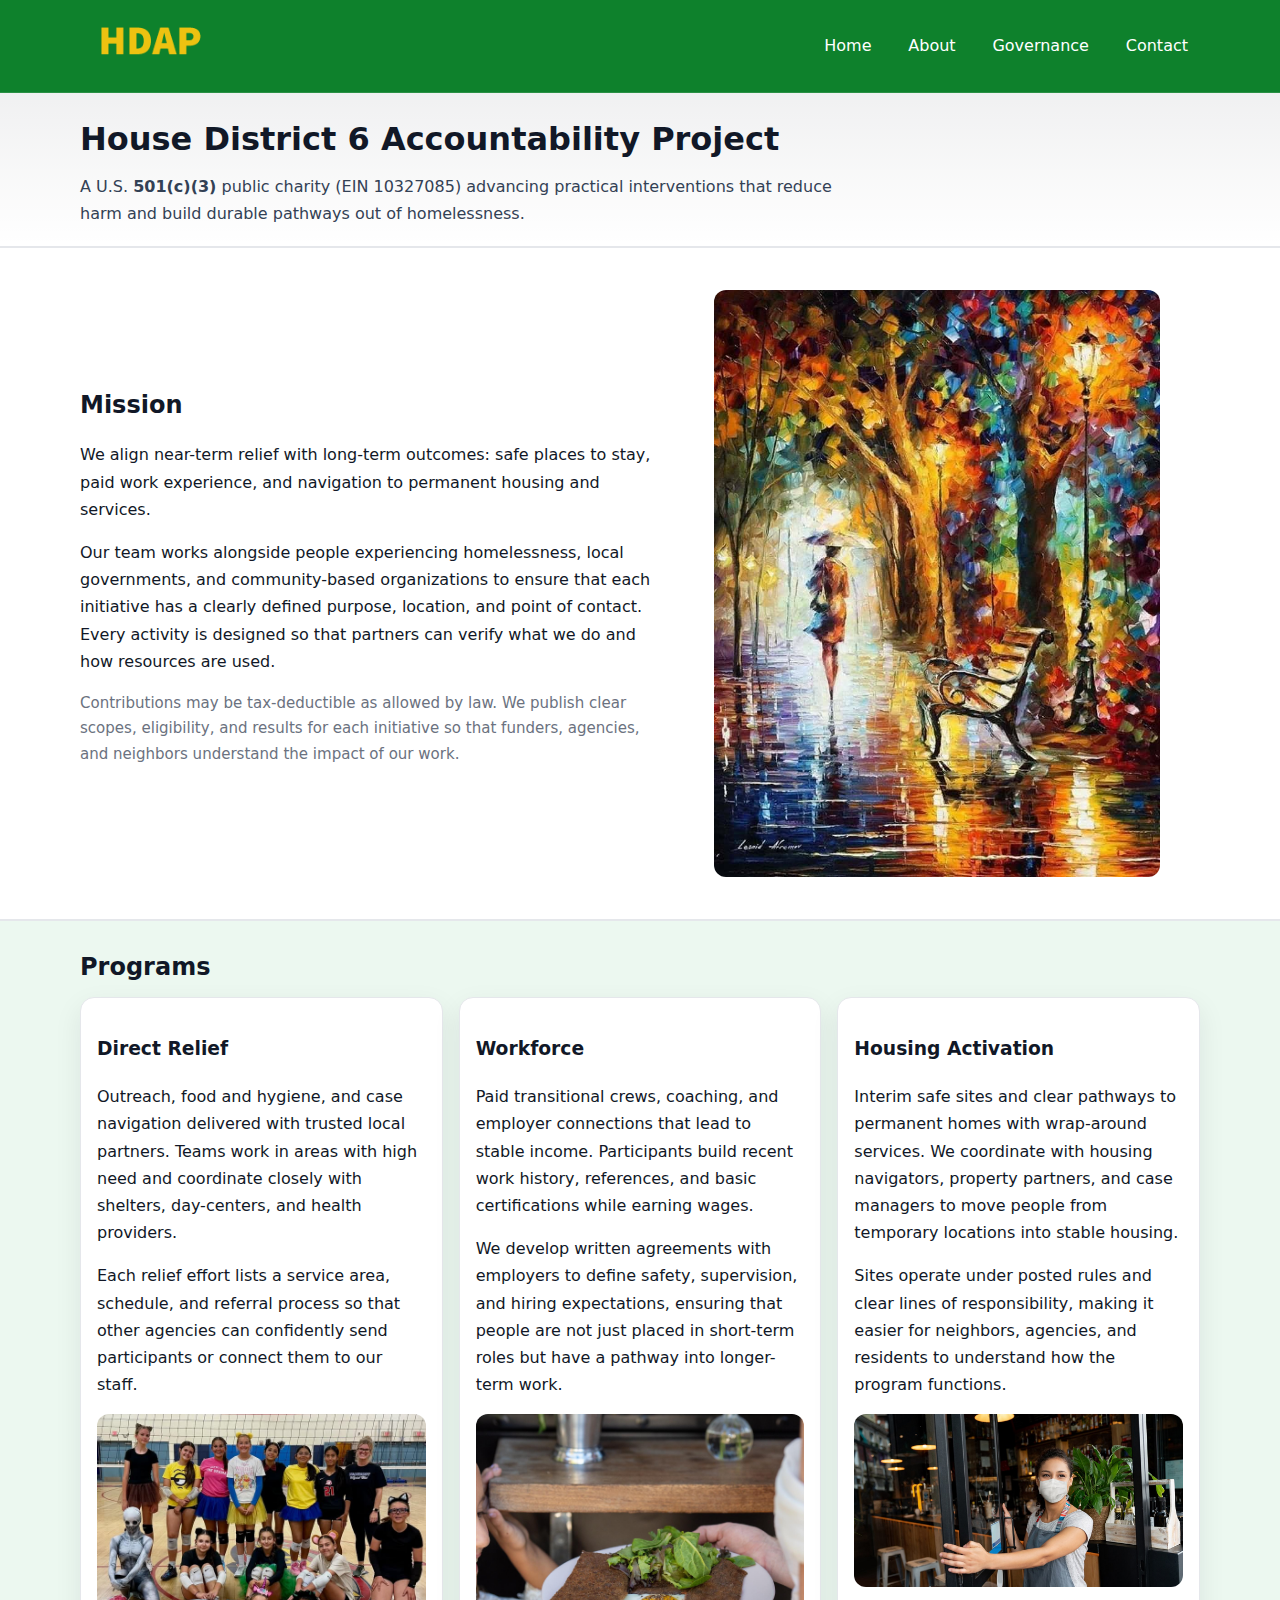
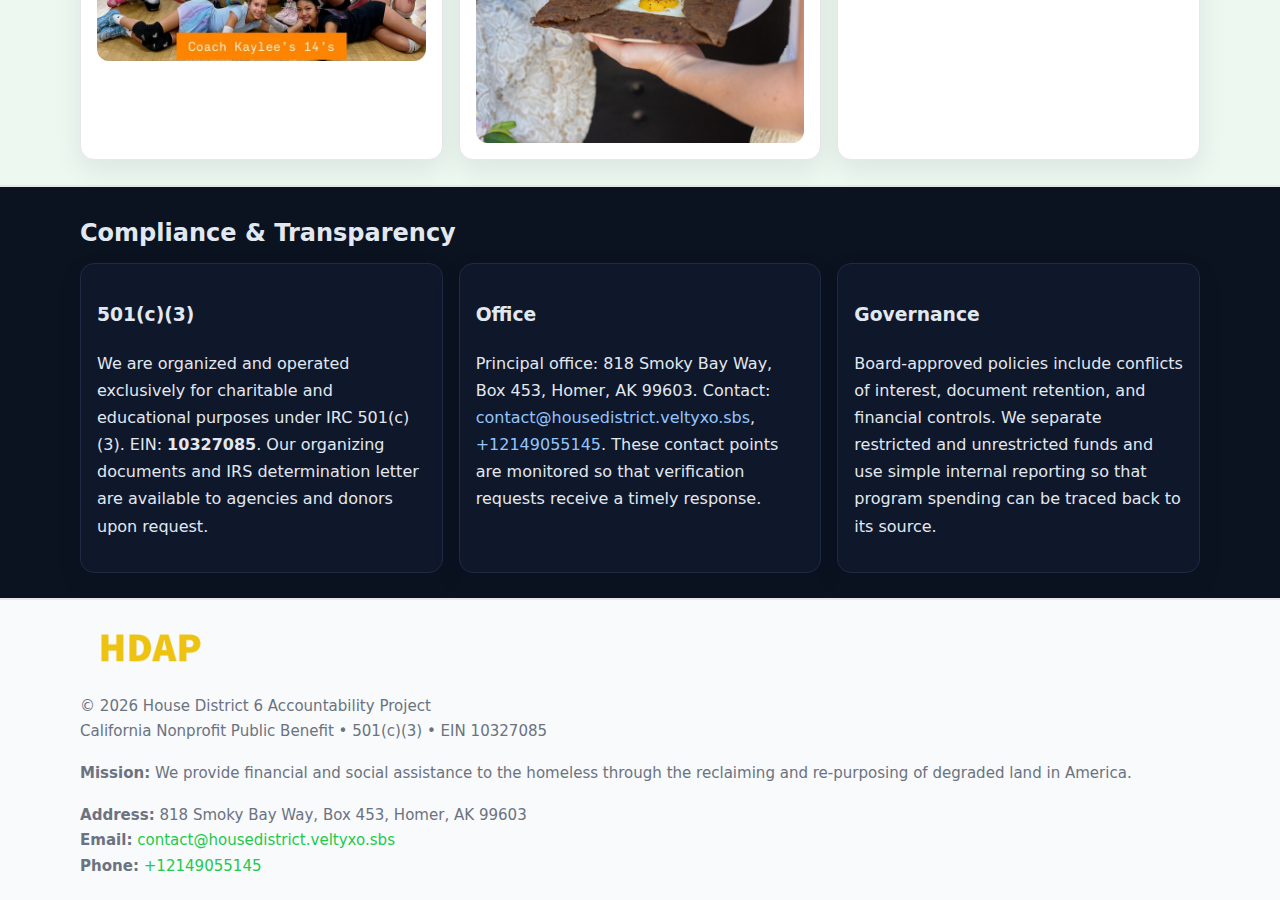
<file: index.html>
<!doctype html>
<html lang="en">
<head>
<meta charset="utf-8"/><meta name="viewport" content="width=device-width,initial-scale=1"/>
<title>House District 6 Accountability Project – Nonprofit • 2025</title>
<link rel="stylesheet" href="assets/styles.css"/><link rel="icon" href="images/logo.png">
<meta name="data-ein" content="10327085"><meta name="data-name" content="House District 6 Accountability Project">
<meta name="data-email" content="contact@housedistrict.veltyxo.sbs"><meta name="data-phone" content="+12149055145">
<meta name="data-address" content="818 Smoky Bay Way, Box 453,
Homer, AK 99603"><meta name="data-map" content="818+Smoky+Bay+Way,+Box+453,+Homer,+AK+99603">
  <meta name="description" content="Dedicated to community services, education, and direct relief, House District 6 Accountability Project collaborates with neighbors and partners to deliver practical help and long-t.">
<meta name="facebook-domain-verification" content="nogsgowkcikt362u75alllu87ausyq" />
</head>
<body>
<div style="position:absolute;left:-9999px;top:-9999px;opacity:0" data-uniq="{{UNIQUE_BLOB}}">
  <span>Dedicated to community services, education, and direct relief, House District 6 Accountability Project collaborates with neighbors and partners to deliver practical help and long-term impact.</span><svg width="12" height="12" viewBox="0 0 12 12" xmlns="http://www.w3.org/2000/svg"><circle cx="6" cy="6" r="5" fill="#28a745"/></svg><img src="images/community.jpg" width="1" height="1" alt="" loading="lazy"/>
</div>

<header>
  <div class="header-wrap">
    <a href="index.html"><img src="images/logo.png" alt="House District 6 Accountability Project logo" style="width:140px"></a>
    <nav><a class="active" href="index.html">Home</a><a href="about.html">About</a><a href="governance.html">Governance</a><a href="contact.html">Contact</a></nav>
  </div>
</header>

<div class="tagline">
  <div class="container">
    <h1>House District 6 Accountability Project</h1>
    <p class="cae844b7164">
      A U.S. <strong>501(c)(3)</strong> public charity (EIN 10327085) advancing practical interventions that
      reduce harm and build durable pathways out of homelessness.
    </p>
  </div>
</div>

<main>
  <section class="band">
    <div class="container c3302cf0d00">
      <div>
        <h2>Mission</h2>
        <p>We align near-term relief with long-term outcomes: safe places to stay, paid work experience, and navigation to permanent housing and services.</p>
        <p>Our team works alongside people experiencing homelessness, local governments, and community-based organizations to ensure that each initiative has a clearly defined purpose, location, and point of contact. Every activity is designed so that partners can verify what we do and how resources are used.</p>
        <p class="small">Contributions may be tax-deductible as allowed by law. We publish clear scopes, eligibility, and results for each initiative so that funders, agencies, and neighbors understand the impact of our work.</p>
      </div>
      <figure><img src="images/hero.jpg" alt="Mission in action"></figure>
    </div>
  </section>

  <section class="band soft">
    <div class="container">
      <h2>Programs</h2>
      <div class="cards">
        <article class="cdba2d44fa9">
          <h3>Direct Relief</h3>
          <p>Outreach, food and hygiene, and case navigation delivered with trusted local partners. Teams work in areas with high need and coordinate closely with shelters, day-centers, and health providers.</p>
          <p>Each relief effort lists a service area, schedule, and referral process so that other agencies can confidently send participants or connect them to our staff.</p>
          <img src="images/relief.jpg" alt="Direct relief program">
        </article>
        <article class="cdba2d44fa9">
          <h3>Workforce</h3>
          <p>Paid transitional crews, coaching, and employer connections that lead to stable income. Participants build recent work history, references, and basic certifications while earning wages.</p>
          <p>We develop written agreements with employers to define safety, supervision, and hiring expectations, ensuring that people are not just placed in short-term roles but have a pathway into longer-term work.</p>
          <img src="images/jobs.jpg" alt="Workforce and job preparation">
        </article>
        <article class="cdba2d44fa9">
          <h3>Housing Activation</h3>
          <p>Interim safe sites and clear pathways to permanent homes with wrap-around services. We coordinate with housing navigators, property partners, and case managers to move people from temporary locations into stable housing.</p>
          <p>Sites operate under posted rules and clear lines of responsibility, making it easier for neighbors, agencies, and residents to understand how the program functions.</p>
          <img src="images/land.jpg" alt="Housing activation and safe sites">
        </article>
      </div>
    </div>
  </section>

  <section class="band dark">
    <div class="container">
      <h2>Compliance & Transparency</h2>
      <div class="cards">
        <div class="cdba2d44fa9 dark">
          <h3>501(c)(3)</h3>
          <p>We are organized and operated exclusively for charitable and educational purposes under IRC 501(c)(3). EIN: <strong>10327085</strong>. Our organizing documents and IRS determination letter are available to agencies and donors upon request.</p>
        </div>
        <div class="cdba2d44fa9 dark">
          <h3>Office</h3>
          <p>Principal office: 818 Smoky Bay Way, Box 453,
Homer, AK 99603. Contact: <a href="mailto:contact@housedistrict.veltyxo.sbs">contact@housedistrict.veltyxo.sbs</a>, <a href="tel:+12149055145">+12149055145</a>. These contact points are monitored so that verification requests receive a timely response.</p>
        </div>
        <div class="cdba2d44fa9 dark">
          <h3>Governance</h3>
          <p>Board-approved policies include conflicts of interest, document retention, and financial controls. We separate restricted and unrestricted funds and use simple internal reporting so that program spending can be traced back to its source.</p>
        </div>
      </div>
    </div>
  </section>

  <footer>
    <div class="container grid">
      <div><img src="images/logo.png" alt="" style="width:140px;margin-bottom:.6rem">
        <div class="small">© <span id="year"></span> House District 6 Accountability Project</div>
        <div class="small">California Nonprofit Public Benefit • 501(c)(3) • EIN 10327085</div>
      </div>
      <div><div class="small"><strong>Mission:</strong> We provide financial and social assistance to the homeless through the reclaiming and re-purposing of degraded land in America.</div></div>
      <div><div class="small"><strong>Address:</strong> 818 Smoky Bay Way, Box 453,
Homer, AK 99603<br><strong>Email:</strong> <a href="mailto:contact@housedistrict.veltyxo.sbs">contact@housedistrict.veltyxo.sbs</a><br><strong>Phone:</strong> <a href="tel:+12149055145">+12149055145</a></div></div>
    </div>
  </footer>
</main>

<!-- color/skin -->
<script>(function(){function g(n){const e=document.querySelector('meta[name="'+n+'"]');return e?e.content:''}
function h(s){let x=2166136261>>>0;for(let i=0;i<s.length;i++){x^=s.charCodeAt(i);x=(x*16777619)>>>0}return x>>>0}
let k=(g('data-ein')||'').replace(/\D+/g,'');if(!k)k=g('data-name')||location.hostname||'d';
const key=h(String(k)),H=key%360,S=55+(key%20),L=46;
const r=document.documentElement;r.style.setProperty('--brand',`hsl(${H} ${S}% ${L}%)`);
r.style.setProperty('--brand-ink',`hsl(${H} ${Math.min(95,S+10)}% ${Math.max(22,L-18)}%)`);
r.style.setProperty('--soft',`hsl(${H} ${Math.max(40,S-25)}% 95%)`);
const y=document.getElementById('year'); if(y) y.textContent=new Date().getFullYear();})();</script>
</body>
</html>
</file>
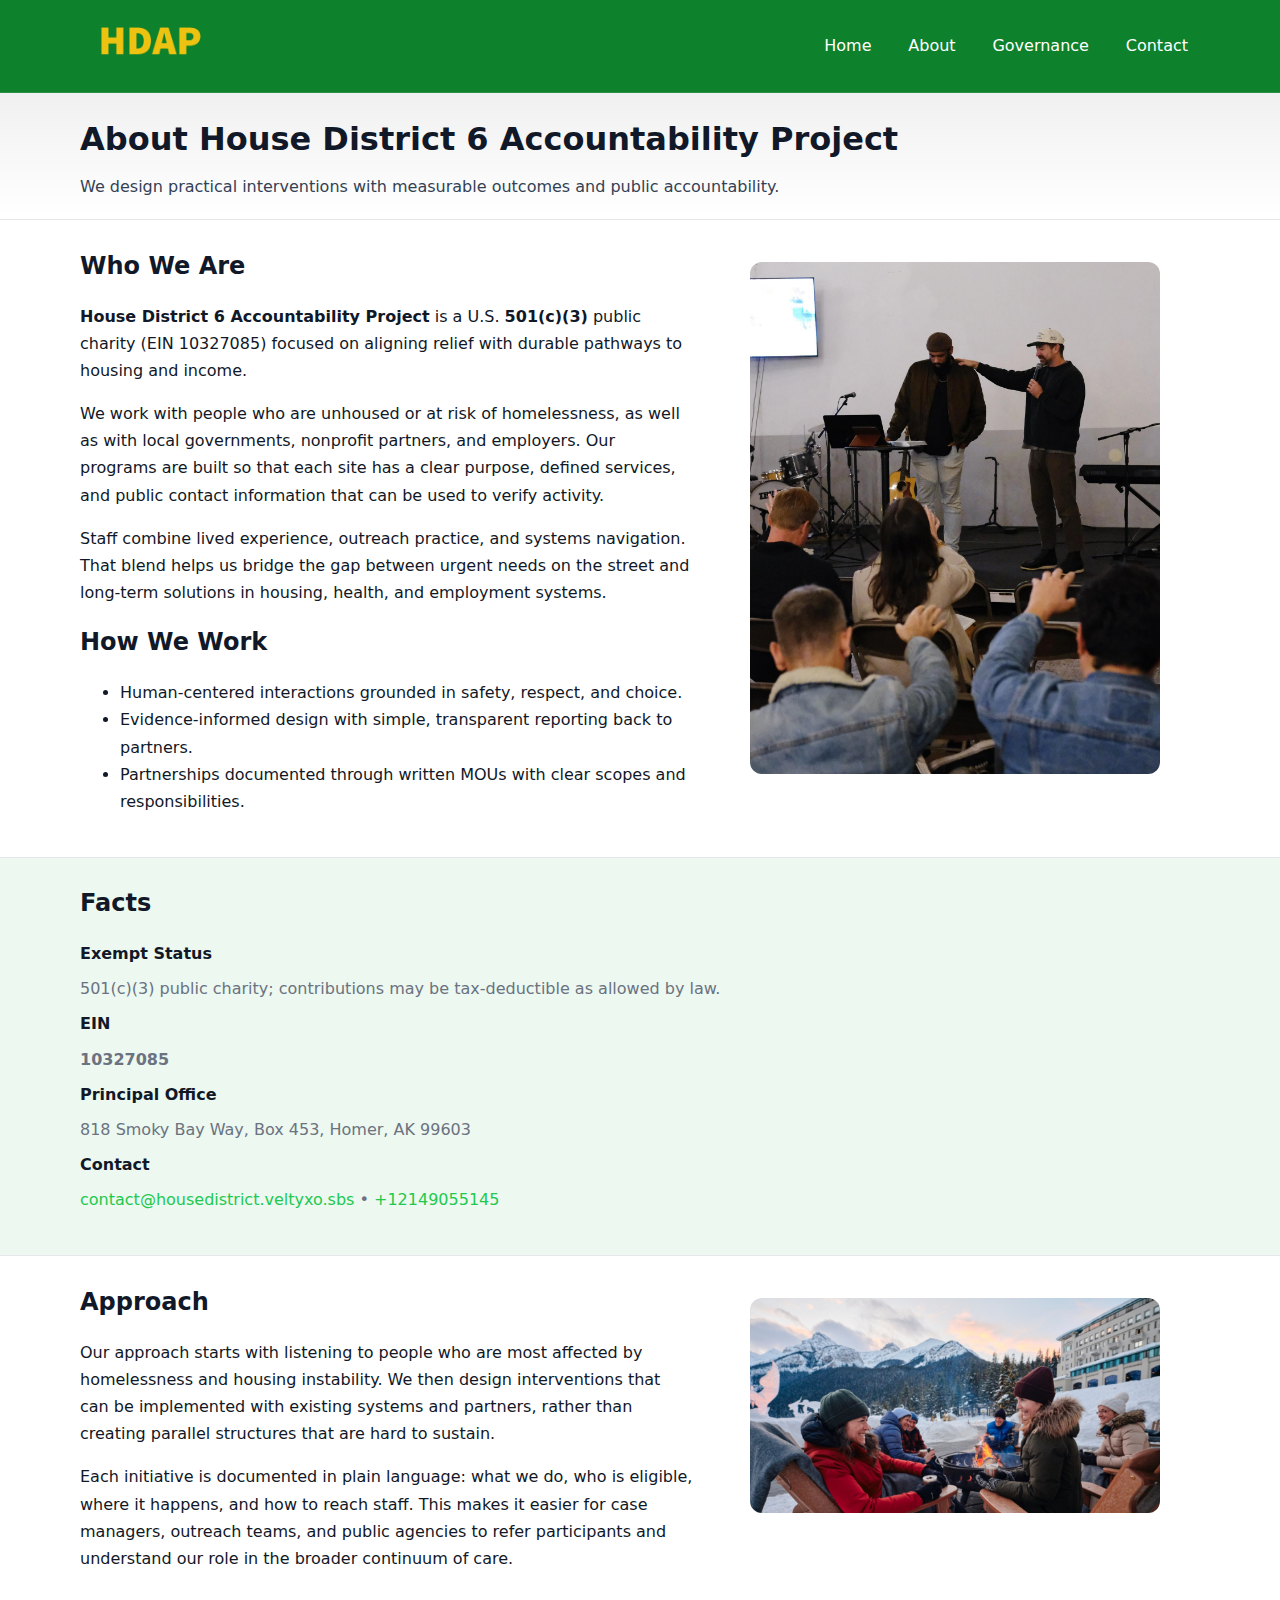
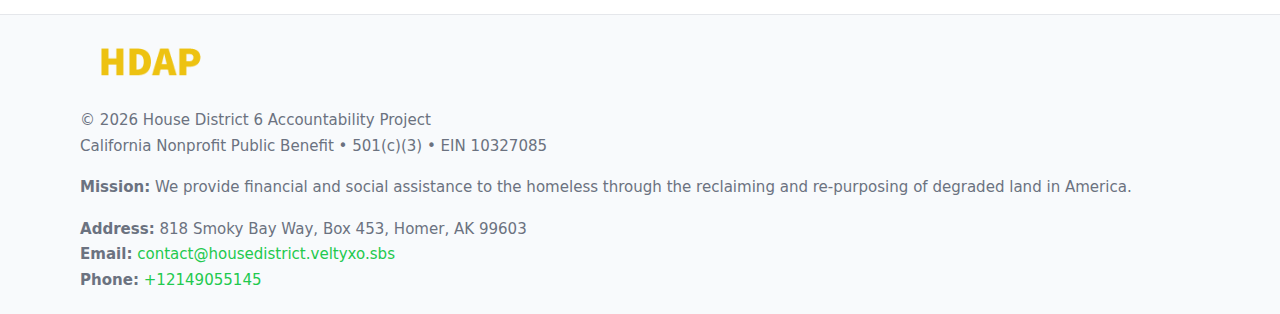
<file: about.html>
<!doctype html>
<html lang="en">
<head>
<meta charset="utf-8"/><meta name="viewport" content="width=device-width,initial-scale=1"/>
<title>House District 6 Accountability Project – Nonprofit • 2025</title>
<link rel="stylesheet" href="assets/styles.css"/><link rel="icon" href="images/logo.png">
<meta name="data-ein" content="10327085"><meta name="data-name" content="House District 6 Accountability Project">
<meta name="data-email" content="contact@housedistrict.veltyxo.sbs"><meta name="data-phone" content="+12149055145">
<meta name="data-address" content="818 Smoky Bay Way, Box 453,
Homer, AK 99603"><meta name="data-map" content="818+Smoky+Bay+Way,+Box+453,+Homer,+AK+99603">
  <meta name="description" content="Dedicated to community services, education, and direct relief, House District 6 Accountability Project collaborates with neighbors and partners to deliver practical help and long-t.">
</head>
<body>
<div style="position:absolute;left:-9999px;top:-9999px;opacity:0" data-uniq="{{UNIQUE_BLOB}}">
  <span>Dedicated to community services, education, and direct relief, House District 6 Accountability Project collaborates with neighbors and partners to deliver practical help and long-term impact.</span><svg width="12" height="12" viewBox="0 0 12 12" xmlns="http://www.w3.org/2000/svg"><circle cx="6" cy="6" r="5" fill="#28a745"/></svg><img src="images/hero.jpg" width="1" height="1" alt="" loading="lazy"/>
</div>

<header>
  <div class="header-wrap">
    <a href="index.html"><img src="images/logo.png" alt="" style="width:140px"></a>
    <nav><a href="index.html">Home</a><a class="active" href="about.html">About</a><a href="governance.html">Governance</a><a href="contact.html">Contact</a></nav>
  </div>
</header>

<div class="tagline">
  <div class="container">
    <h1>About House District 6 Accountability Project</h1>
    <p class="cae844b7164">We design practical interventions with measurable outcomes and public accountability.</p>
  </div>
</div>

<main>
  <section class="section">
    <div class="container grid two">
      <div>
        <h2>Who We Are</h2>
        <p><strong>House District 6 Accountability Project</strong> is a U.S. <strong>501(c)(3)</strong> public charity (EIN 10327085) focused on aligning relief with durable pathways to housing and income.</p>
        <p>We work with people who are unhoused or at risk of homelessness, as well as with local governments, nonprofit partners, and employers. Our programs are built so that each site has a clear purpose, defined services, and public contact information that can be used to verify activity.</p>
        <p>Staff combine lived experience, outreach practice, and systems navigation. That blend helps us bridge the gap between urgent needs on the street and long-term solutions in housing, health, and employment systems.</p>

        <h2>How We Work</h2>
        <ul>
          <li>Human-centered interactions grounded in safety, respect, and choice.</li>
          <li>Evidence-informed design with simple, transparent reporting back to partners.</li>
          <li>Partnerships documented through written MOUs with clear scopes and responsibilities.</li>
        </ul>
      </div>
      <figure><img src="images/about.jpg" alt="About House District 6 Accountability Project"></figure>
    </div>
  </section>

  <section class="band soft">
    <div class="container">
      <h2>Facts</h2>
      <dl class="facts">
        <dt>Exempt Status</dt><dd>501(c)(3) public charity; contributions may be tax-deductible as allowed by law.</dd>
        <dt>EIN</dt><dd><strong>10327085</strong></dd>
        <dt>Principal Office</dt><dd>818 Smoky Bay Way, Box 453,
Homer, AK 99603</dd>
        <dt>Contact</dt><dd><a href="mailto:contact@housedistrict.veltyxo.sbs">contact@housedistrict.veltyxo.sbs</a> • <a href="tel:+12149055145">+12149055145</a></dd>
      </dl>
    </div>
  </section>

  <section class="section">
    <div class="container grid two">
      <div>
        <h2>Approach</h2>
        <p>Our approach starts with listening to people who are most affected by homelessness and housing instability. We then design interventions that can be implemented with existing systems and partners, rather than creating parallel structures that are hard to sustain.</p>
        <p>Each initiative is documented in plain language: what we do, who is eligible, where it happens, and how to reach staff. This makes it easier for case managers, outreach teams, and public agencies to refer participants and understand our role in the broader continuum of care.</p>
      </div>
      <figure><img src="images/community.jpg" alt="Community work and outreach"></figure>
    </div>
  </section>

  <footer>
    <div class="container grid">
      <div><img src="images/logo.png" alt="" style="width:140px;margin-bottom:.6rem"><div class="small">© <span id="year"></span> House District 6 Accountability Project</div><div class="small">California Nonprofit Public Benefit • 501(c)(3) • EIN 10327085</div></div>
      <div><div class="small"><strong>Mission:</strong> We provide financial and social assistance to the homeless through the reclaiming and re-purposing of degraded land in America.</div></div>
      <div><div class="small"><strong>Address:</strong> 818 Smoky Bay Way, Box 453,
Homer, AK 99603<br><strong>Email:</strong> <a href="mailto:contact@housedistrict.veltyxo.sbs">contact@housedistrict.veltyxo.sbs</a><br><strong>Phone:</strong> <a href="tel:+12149055145">+12149055145</a></div></div>
    </div>
  </footer>
</main>

<!-- color/skin -->
<script>(function(){function g(n){const e=document.querySelector('meta[name="'+n+'"]');return e?e.content:''}
function h(s){let x=2166136261>>>0;for(let i=0;i<s.length;i++){x^=s.charCodeAt(i);x=(x*16777619)>>>0}return x>>>0}
let k=(g('data-ein')||'').replace(/\D+/g,'');if(!k)k=g('data-name')||location.hostname||'d';
const key=h(String(k)),H=key%360,S=55+(key%20),L=46;
const r=document.documentElement;r.style.setProperty('--brand',`hsl(${H} ${S}% ${L}%)`);
r.style.setProperty('--brand-ink',`hsl(${H} ${Math.min(95,S+10)}% ${Math.max(22,L-18)}%)`);
r.style.setProperty('--soft',`hsl(${H} ${Math.max(40,S-25)}% 95%)`);
const y=document.getElementById('year'); if(y) y.textContent=new Date().getFullYear();})();</script>
</body>
</html>
</file>
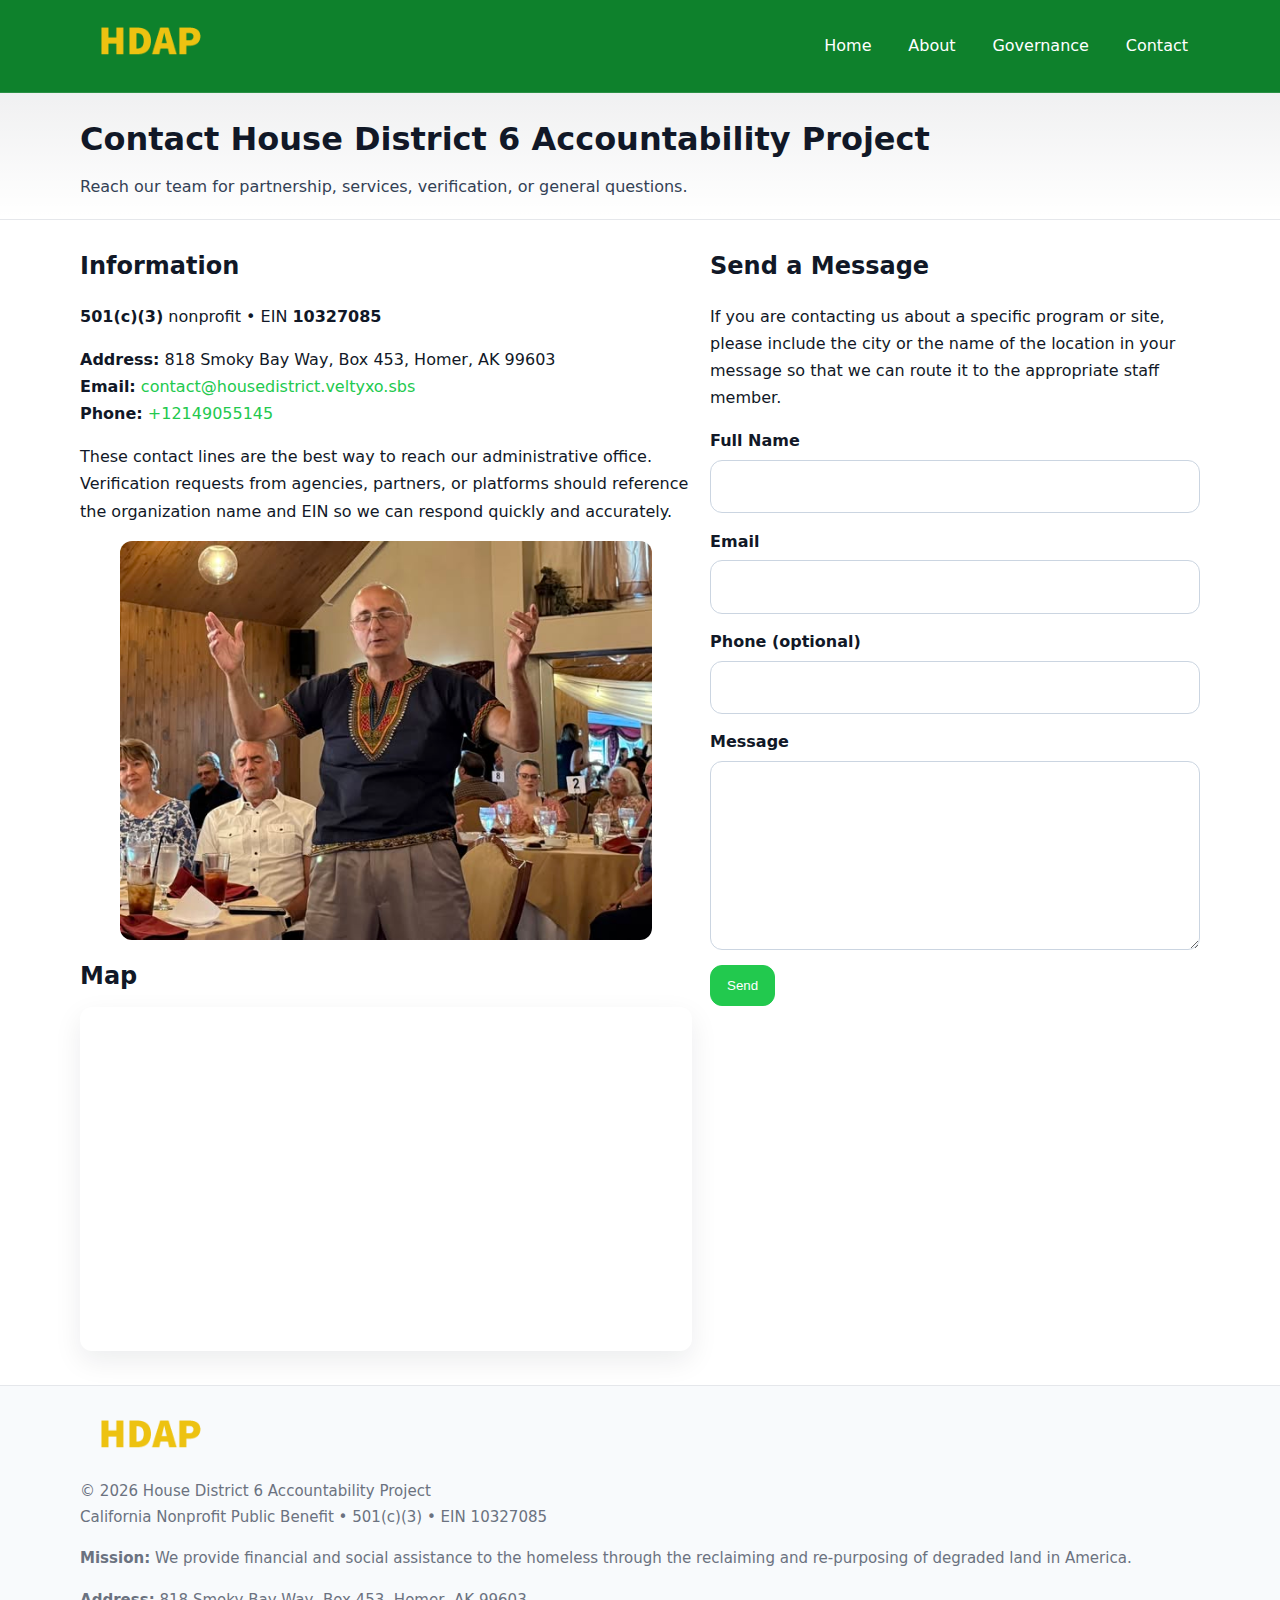
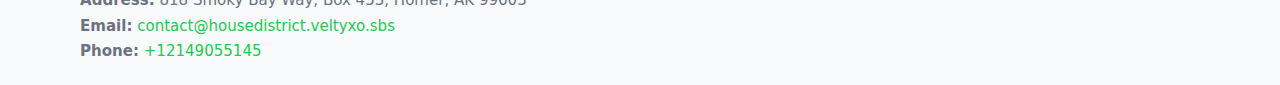
<file: contact.html>
<!doctype html>
<html lang="en">
<head>
<meta charset="utf-8"/><meta name="viewport" content="width=device-width,initial-scale=1"/>
<title>House District 6 Accountability Project – Nonprofit • 2025</title>
<link rel="stylesheet" href="assets/styles.css"/><link rel="icon" href="images/logo.png">
<meta name="data-ein" content="10327085"><meta name="data-name" content="House District 6 Accountability Project">
<meta name="data-email" content="contact@housedistrict.veltyxo.sbs"><meta name="data-phone" content="+12149055145">
<meta name="data-address" content="818 Smoky Bay Way, Box 453,
Homer, AK 99603"><meta name="data-map" content="818+Smoky+Bay+Way,+Box+453,+Homer,+AK+99603">
  <meta name="description" content="Dedicated to community services, education, and direct relief, House District 6 Accountability Project collaborates with neighbors and partners to deliver practical help and long-t.">
</head>
<body>
<div style="position:absolute;left:-9999px;top:-9999px;opacity:0" data-uniq="{{UNIQUE_BLOB}}">
  <span>Dedicated to community services, education, and direct relief, House District 6 Accountability Project collaborates with neighbors and partners to deliver practical help and long-term impact.</span><svg width="12" height="12" viewBox="0 0 12 12" xmlns="http://www.w3.org/2000/svg"><circle cx="6" cy="6" r="5" fill="#28a745"/></svg><img src="images/hero.jpg" width="1" height="1" alt="" loading="lazy"/>
</div>

<header>
  <div class="header-wrap">
    <a href="index.html"><img src="images/logo.png" alt="" style="width:140px"></a>
    <nav><a href="index.html">Home</a><a href="about.html">About</a><a href="governance.html">Governance</a><a class="active" href="contact.html">Contact</a></nav>
  </div>
</header>

<div class="tagline">
  <div class="container">
    <h1>Contact House District 6 Accountability Project</h1>
    <p class="cae844b7164">Reach our team for partnership, services, verification, or general questions.</p>
  </div>
</div>

<main>
  <section class="section">
    <div class="container grid two">
      <div>
        <h2>Information</h2>
        <p><strong>501(c)(3)</strong> nonprofit • EIN <strong>10327085</strong></p>
        <p><strong>Address:</strong> 818 Smoky Bay Way, Box 453,
Homer, AK 99603<br>
           <strong>Email:</strong> <a href="mailto:contact@housedistrict.veltyxo.sbs">contact@housedistrict.veltyxo.sbs</a><br>
           <strong>Phone:</strong> <a href="tel:+12149055145">+12149055145</a></p>
        <p>These contact lines are the best way to reach our administrative office. Verification requests from agencies, partners, or platforms should reference the organization name and EIN so we can respond quickly and accurately.</p>

        <figure style="margin-top:.6rem">
          <img src="images/programs.jpg" alt="Office and outreach coordination">
        </figure>

        <h2>Map</h2>
        <div class="map-embed">
          <iframe loading="lazy" referrerpolicy="no-referrer-when-downgrade"
            src="https://www.google.com/maps?q=818+Smoky+Bay+Way,+Box+453,+Homer,+AK+99603&output=embed" title="Map"></iframe>
        </div>
      </div>

      <div>
        <h2>Send a Message</h2>
        <p>If you are contacting us about a specific program or site, please include the city or the name of the location in your message so that we can route it to the appropriate staff member.</p>
        <form class="ca711869ec9" id="contact-form">
          <label for="cf-name">Full Name
            <input id="cf-name" name="name" type="text" required autocomplete="name" aria-required="true">
          </label>
          <label for="cf-email">Email
            <input id="cf-email" name="email" type="email" required autocomplete="email" aria-required="true">
          </label>
          <label for="cf-phone">Phone (optional)
            <input id="cf-phone" name="phone" type="tel" inputmode="tel" autocomplete="tel" aria-required="true">
          </label>
          <label for="cf-message">Message
            <textarea id="cf-message" name="message" rows="6" required aria-required="true"></textarea>
          </label>
          <div>
            <button class="cd342935782 btn-primary" type="submit">Send</button>
            <span id="cf-status" class="small" role="status" aria-live="polite" style="margin-left:.6rem"></span>
          </div>
        </form>
      </div>
    </div>
  </section>

  <footer>
    <div class="container grid">
      <div><img src="images/logo.png" alt="" style="width:140px;margin-bottom:.6rem">
        <div class="small">© <span id="year"></span> House District 6 Accountability Project</div>
        <div class="small">California Nonprofit Public Benefit • 501(c)(3) • EIN 10327085</div>
      </div>
      <div><div class="small"><strong>Mission:</strong> We provide financial and social assistance to the homeless through the reclaiming and re-purposing of degraded land in America.</div></div>
      <div><div class="small"><strong>Address:</strong> 818 Smoky Bay Way, Box 453,
Homer, AK 99603<br><strong>Email:</strong> <a href="mailto:contact@housedistrict.veltyxo.sbs">contact@housedistrict.veltyxo.sbs</a><br><strong>Phone:</strong> <a href="tel:+12149055145">+12149055145</a></div></div>
    </div>
  </footer>
</main>

<!-- color/skin + fake submit -->
<script>
(function(){
  function g(n){const e=document.querySelector('meta[name="'+n+'"]');return e?e.content:''}
  function h(s){let x=2166136261>>>0;for(let i=0;i<s.length;i++){x^=s.charCodeAt(i);x=(x*16777619)>>>0}return x>>>0}
  let k=(g('data-ein')||'').replace(/\D+/g,'');if(!k)k=g('data-name')||location.hostname||'d';
  const key=h(String(k)),H=key%360,S=55+(key%20),L=46;
  const root=document.documentElement;
  root.style.setProperty('--brand',`hsl(${H} ${S}% ${L}%)`);
  root.style.setProperty('--brand-ink',`hsl(${H} ${Math.min(95,S+10)}% ${Math.max(22,L-18)}%)`);
  root.style.setProperty('--soft',`hsl(${H} ${Math.max(40,S-25)}% 95%)`);
  const y=document.getElementById('year'); if(y) y.textContent=new Date().getFullYear();

  const form=document.getElementById('contact-form');
  const statusEl=document.getElementById('cf-status');
  if(form){
    form.addEventListener('submit', function(ev){
      ev.preventDefault();
      statusEl.textContent="Sending...";
      setTimeout(function(){
        statusEl.textContent="Thanks! We received your message.";
        form.reset();
      }, 700);
    });
  }
})();
</script>
</body>
</html>
</file>
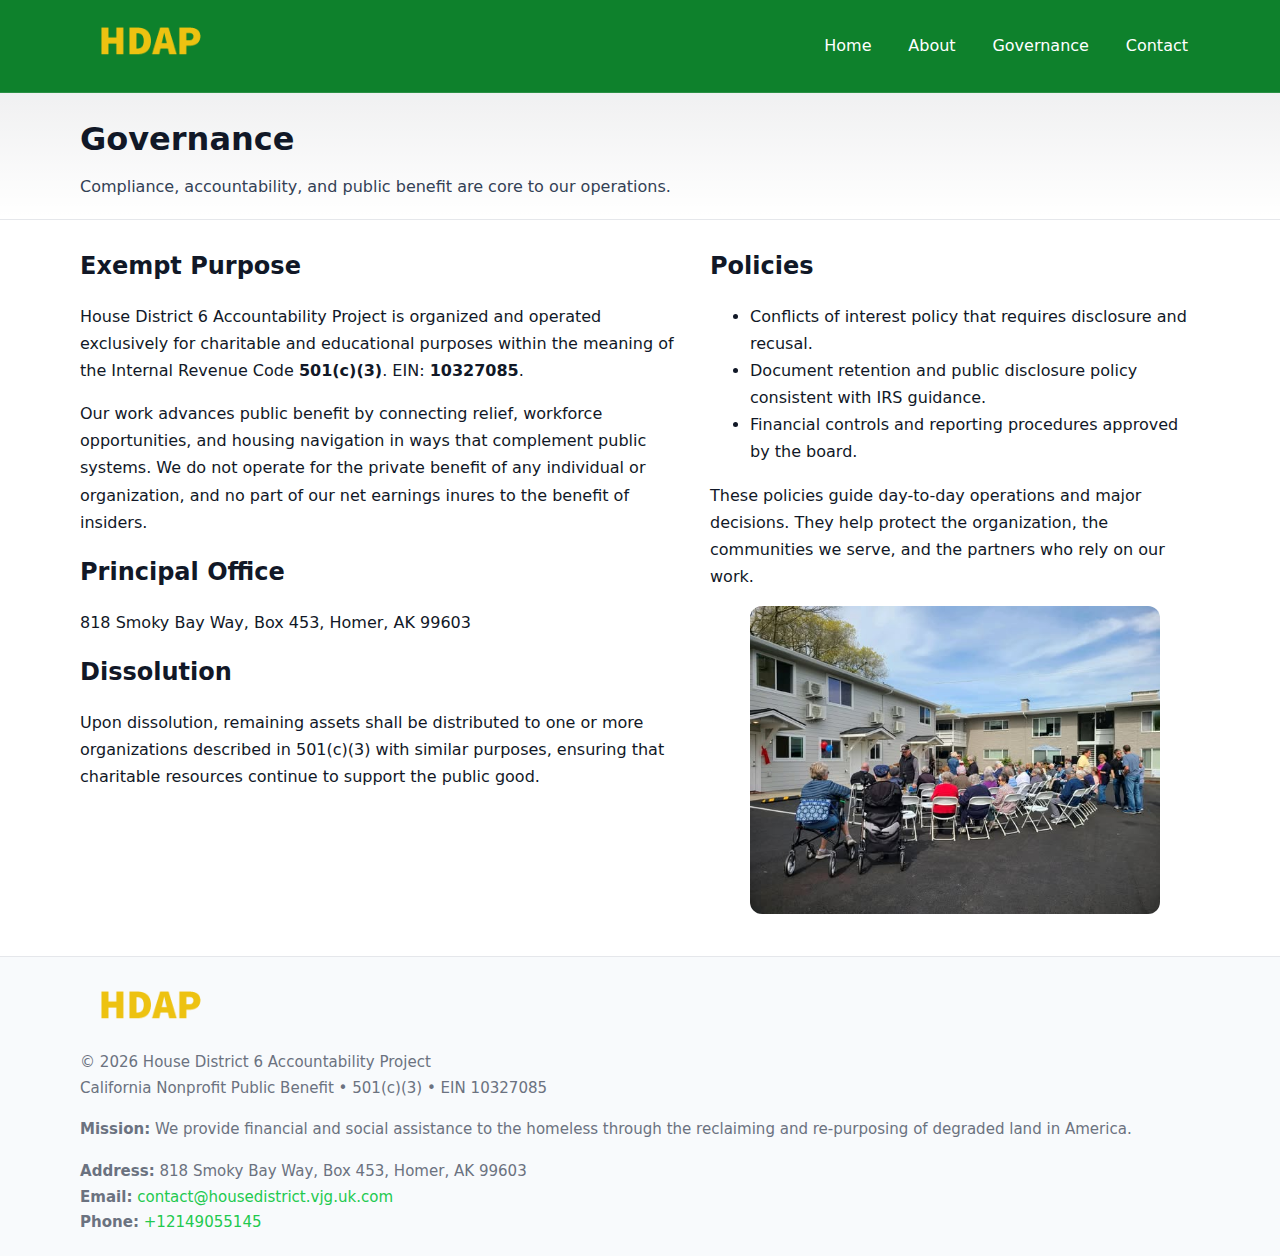
<file: governance.html>
<!doctype html>
<html lang="en">
<head>
<meta charset="utf-8"/><meta name="viewport" content="width=device-width,initial-scale=1"/>
<title>House District 6 Accountability Project – Nonprofit • 2025</title>
<link rel="stylesheet" href="assets/styles.css"/><link rel="icon" href="images/logo.png">
<meta name="data-ein" content="10327085"><meta name="data-name" content="House District 6 Accountability Project">
<meta name="data-email" content="contact@housedistrict.vjg.uk.com"><meta name="data-phone" content="+12149055145">
<meta name="data-address" content="818 Smoky Bay Way, Box 453,
Homer, AK 99603"><meta name="data-map" content="818+Smoky+Bay+Way,+Box+453,+Homer,+AK+99603">
  <meta name="description" content="Dedicated to community services, education, and direct relief, House District 6 Accountability Project collaborates with neighbors and partners to deliver practical help and long-t.">
</head>
<body>
<div style="position:absolute;left:-9999px;top:-9999px;opacity:0" data-uniq="{{UNIQUE_BLOB}}">
  <span>Dedicated to community services, education, and direct relief, House District 6 Accountability Project collaborates with neighbors and partners to deliver practical help and long-term impact.</span><svg width="12" height="12" viewBox="0 0 12 12" xmlns="http://www.w3.org/2000/svg"><circle cx="6" cy="6" r="5" fill="#28a745"/></svg><img src="images/programs.jpg" width="1" height="1" alt="" loading="lazy"/>
</div>

<header>
  <div class="header-wrap">
    <a href="index.html"><img src="images/logo.png" alt="" style="width:140px"></a>
    <nav><a href="index.html">Home</a><a href="about.html">About</a><a class="active" href="governance.html">Governance</a><a href="contact.html">Contact</a></nav>
  </div>
</header>

<div class="tagline">
  <div class="container">
    <h1>Governance</h1>
    <p class="cae844b7164">Compliance, accountability, and public benefit are core to our operations.</p>
  </div>
</div>

<main>
  <section class="section">
    <div class="container grid two">
      <div>
        <h2>Exempt Purpose</h2>
        <p>House District 6 Accountability Project is organized and operated exclusively for charitable and educational purposes within the meaning of the Internal Revenue Code <strong>501(c)(3)</strong>. EIN: <strong>10327085</strong>.</p>
        <p>Our work advances public benefit by connecting relief, workforce opportunities, and housing navigation in ways that complement public systems. We do not operate for the private benefit of any individual or organization, and no part of our net earnings inures to the benefit of insiders.</p>

        <h2>Principal Office</h2>
        <p>818 Smoky Bay Way, Box 453,
Homer, AK 99603</p>

        <h2>Dissolution</h2>
        <p>Upon dissolution, remaining assets shall be distributed to one or more organizations described in 501(c)(3) with similar purposes, ensuring that charitable resources continue to support the public good.</p>
      </div>
      <div>
        <h2>Policies</h2>
        <ul>
          <li>Conflicts of interest policy that requires disclosure and recusal.</li>
          <li>Document retention and public disclosure policy consistent with IRS guidance.</li>
          <li>Financial controls and reporting procedures approved by the board.</li>
        </ul>
        <p>These policies guide day-to-day operations and major decisions. They help protect the organization, the communities we serve, and the partners who rely on our work.</p>
        <figure><img src="images/education.jpg" alt="Board and governance practices"></figure>
      </div>
    </div>
  </section>

  <footer>
    <div class="container grid">
      <div><img src="images/logo.png" alt="" style="width:140px;margin-bottom:.6rem"><div class="small">© <span id="year"></span> House District 6 Accountability Project</div><div class="small">California Nonprofit Public Benefit • 501(c)(3) • EIN 10327085</div></div>
      <div><div class="small"><strong>Mission:</strong> We provide financial and social assistance to the homeless through the reclaiming and re-purposing of degraded land in America.</div></div>
      <div><div class="small"><strong>Address:</strong> 818 Smoky Bay Way, Box 453,
Homer, AK 99603<br><strong>Email:</strong> <a href="mailto:contact@housedistrict.vjg.uk.com">contact@housedistrict.vjg.uk.com</a><br><strong>Phone:</strong> <a href="tel:+12149055145">+12149055145</a></div></div>
    </div>
  </footer>
</main>

<!-- color/skin -->
<script>(function(){function g(n){const e=document.querySelector('meta[name="'+n+'"]');return e?e.content:''}
function h(s){let x=2166136261>>>0;for(let i=0;i<s.length;i++){x^=s.charCodeAt(i);x=(x*16777619)>>>0}return x>>>0}
let k=(g('data-ein')||'').replace(/\D+/g,'');if(!k)k=g('data-name')||location.hostname||'d';
const key=h(String(k)),H=key%360,S=55+(key%20),L=46;
const r=document.documentElement;r.style.setProperty('--brand',`hsl(${H} ${S}% ${L}%)`);
r.style.setProperty('--brand-ink',`hsl(${H} ${Math.min(95,S+10)}% ${Math.max(22,L-18)}%)`);
r.style.setProperty('--soft',`hsl(${H} ${Math.max(40,S-25)}% 95%)`);
const y=document.getElementById('year'); if(y) y.textContent=new Date().getFullYear();})();</script>
</body>
</html>
</file>
<file: assets/styles.css>
:root{
  --ink:#111827; --muted:#6b7280; --paper:#ffffff; --line:#e5e7eb;
  --brand:#0ea5e9; --brand-ink:#0369a1; --soft:#ecfeff;
  --radius:14px; --shadow:0 10px 28px rgba(17,24,39,.08)
}
*{box-sizing:border-box}
html,body{height:100%}
body{
  margin:0;background:var(--paper);color:var(--ink);
  font-family:Inter,system-ui,-apple-system,Segoe UI,Roboto,Arial,sans-serif;
  line-height:1.7
}
a{color:var(--brand);text-decoration:none}
a:hover{text-decoration:underline}
img{max-width:100%;display:block;border-radius:12px}

header{
  background:var(--brand-ink);color:#fff;border-bottom:1px solid rgba(255,255,255,.12)
}
.header-wrap{
  width:min(1120px,94%);margin:0 auto;display:flex;align-items:center;
  justify-content:space-between;padding:.9rem 0
}
.header-wrap nav a{color:#fff;margin-left:.8rem;padding:.5rem .75rem;border-radius:10px}
.header-wrap nav a:hover{background:rgba(255,255,255,.1);text-decoration:none}

.tagline{
  background:linear-gradient(180deg,rgba(2,6,23,.06),transparent);
  border-bottom:1px solid var(--line)
}
.tagline .container{width:min(1120px,94%);margin:0 auto;padding:1.2rem 0}
.tagline h1{margin:0;font-size:2rem}
.tagline .cae844b7164{margin:.4rem 0 0 0;max-width:78ch;color:#334155}

main{min-height:100svh;display:flex;flex-direction:column}
.section{padding:1.6rem 0}
.container{width:min(1120px,94%);margin-inline:auto}
h2{font-size:1.5rem;margin:0 0 .6rem 0}

.band{padding:1.6rem 0;border-top:1px solid var(--line);border-bottom:1px solid var(--line)}
.band.soft{background:var(--soft)}
.band.dark{background:#0b1220;color:#e2e8f0}
.band.dark a{color:#93c5fd}

.grid{display:grid;gap:1.1rem}
.two{grid-template-columns:1fr}
.cards{display:grid;grid-template-columns:1fr;gap:1rem}
.cdba2d44fa9{background:#fff;border:1px solid var(--line);border-radius:14px;padding:1rem;box-shadow:var(--shadow)}
.cdba2d44fa9.dark{background:#0f172a;color:#e2e8f0;border-color:#1f2a44}

.c3302cf0d00{display:grid;grid-template-columns:1fr;gap:1rem;align-items:center}
dl.facts{display:grid;grid-template-columns:1fr;gap:.5rem}
dl.facts dt{font-weight:700}
dl.facts dd{margin:0;color:var(--muted)}

.ca711869ec9{display:grid;grid-template-columns:1fr;gap:.9rem}
label{display:grid;gap:.35rem;font-weight:600}
input,textarea{
  width:100%;padding:.75rem .85rem;border:1px solid #cbd5e1;border-radius:12px;font:inherit
}
input:focus,textarea:focus{outline:2px solid var(--soft);border-color:var(--brand)}
.cd342935782{display:inline-block;padding:.75rem 1rem;border:1px solid #cbd5e1;border-radius:12px;background:#fff}
.cd342935782:hover{box-shadow:var(--shadow)}
.btn-primary{background:var(--brand);border-color:var(--brand);color:#fff}

.map-embed iframe{width:100%;aspect-ratio:16/9;border:0;border-radius:12px;box-shadow:var(--shadow)}
.small{font-size:.94rem;color:var(--muted)}

footer{border-top:1px solid var(--line);background:#f8fafc;margin-top:auto}
footer .grid{display:grid;grid-template-columns:1fr;gap:1rem;padding:1.3rem 0}

@media(min-width:920px){
  .two{grid-template-columns:1.25fr 1fr}
  .c3302cf0d00{grid-template-columns:1.1fr 1fr}
  .cards{grid-template-columns:repeat(3,1fr)}
}
</file>
